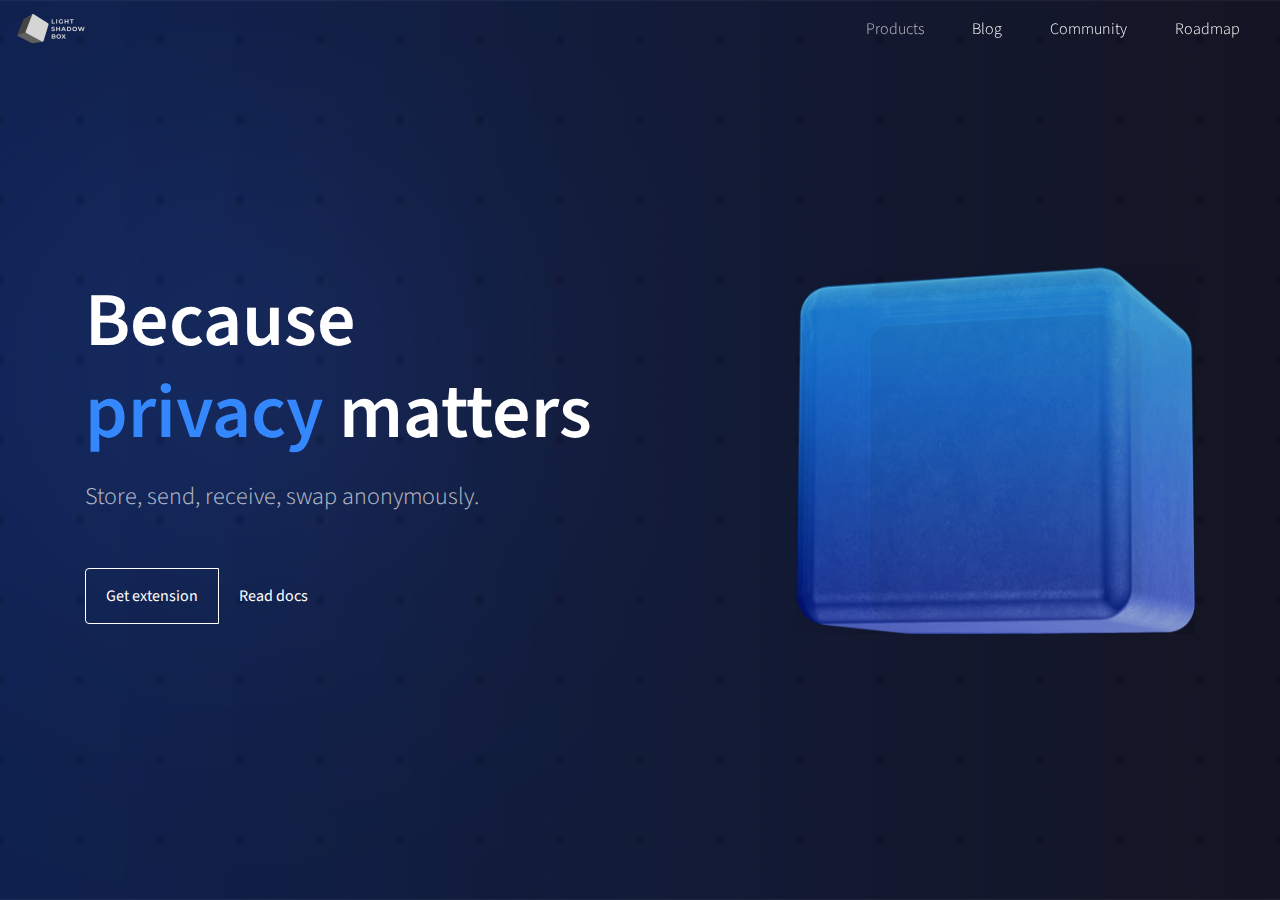
<file: index.html>
<html lang="en">
<head>
  <meta charset="UTF-8">
  <meta name="viewport" content="width=device-width, initial-scale=1.0">
  <meta http-equiv="X-UA-Compatible" content="ie=edge">
  <title>Wallet extension landing page</title>
  <link rel="stylesheet" href="https://maxcdn.bootstrapcdn.com/bootstrap/4.0.0/css/bootstrap.min.css" integrity="sha384-Gn5384xqQ1aoWXA+058RXPxPg6fy4IWvTNh0E263XmFcJlSAwiGgFAW/dAiS6JXm" crossorigin="anonymous">
  <link href="https://fonts.googleapis.com/css2?family=Source+Sans+Pro:wght@200;300;400;600;700&display=swap" rel="stylesheet">
  <link rel="stylesheet" href="./style.css">
</head>
<body>
  <div class="hero-banner">
    <div class="hero-banner-2">
      <nav class="navbar fixed-top  navbar-expand-lg">
        <a class="navbar-brand" href="/">
          <img src="./assets/logo.png" width="100%" class="d-inline-block align-top" alt="">
        </a>
        <div class="collapse navbar-collapse justify-content-end" id="navbarNav">
          <ul class="navbar-nav">
            <li class="nav-item active">
              <a class="nav-link disabled" href="#">Products</a>
            </li>
            <li class="nav-item">
              <a class="nav-link" href="#">Blog</a>
            </li>
            <li class="nav-item">
              <a class="nav-link" href="#">Community</a>
            </li>
            <li class="nav-item">
              <a class="nav-link" href="./roadmap.html">Roadmap</a>
            </li>
          </ul>
        </div>
      </nav>
      <div class="banner-info container">
        <div class="banner-info__intro">
          <h1 class="title">Because <span class="privacy-text">privacy</span> matters</h1>
          <h4 class="subtitle">Store, send, receive, swap anonymously.</h4>
          <div class="btn-group" role="group" aria-label="Basic example">
            <button type="button" class="btn btn-primary">Get extension</button>
            <button type="button" class="btn btn-link">Read docs</button>
          </div>
        </div>
        <div class="banner-info__cube">
          <img src="./assets/cube.png" width="400px" class="d-inline-block align-top" alt="cube">
        </div>
      </div>
    </div>
  </div>

  <script src="https://code.jquery.com/jquery-3.2.1.slim.min.js" integrity="sha384-KJ3o2DKtIkvYIK3UENzmM7KCkRr/rE9/Qpg6aAZGJwFDMVNA/GpGFF93hXpG5KkN" crossorigin="anonymous"></script>
  <script src="https://cdnjs.cloudflare.com/ajax/libs/popper.js/1.12.9/umd/popper.min.js" integrity="sha384-ApNbgh9B+Y1QKtv3Rn7W3mgPxhU9K/ScQsAP7hUibX39j7fakFPskvXusvfa0b4Q" crossorigin="anonymous"></script>
  <script src="https://maxcdn.bootstrapcdn.com/bootstrap/4.0.0/js/bootstrap.min.js" integrity="sha384-JZR6Spejh4U02d8jOt6vLEHfe/JQGiRRSQQxSfFWpi1MquVdAyjUar5+76PVCmYl" crossorigin="anonymous"></script>
</body>
</html>
</file>
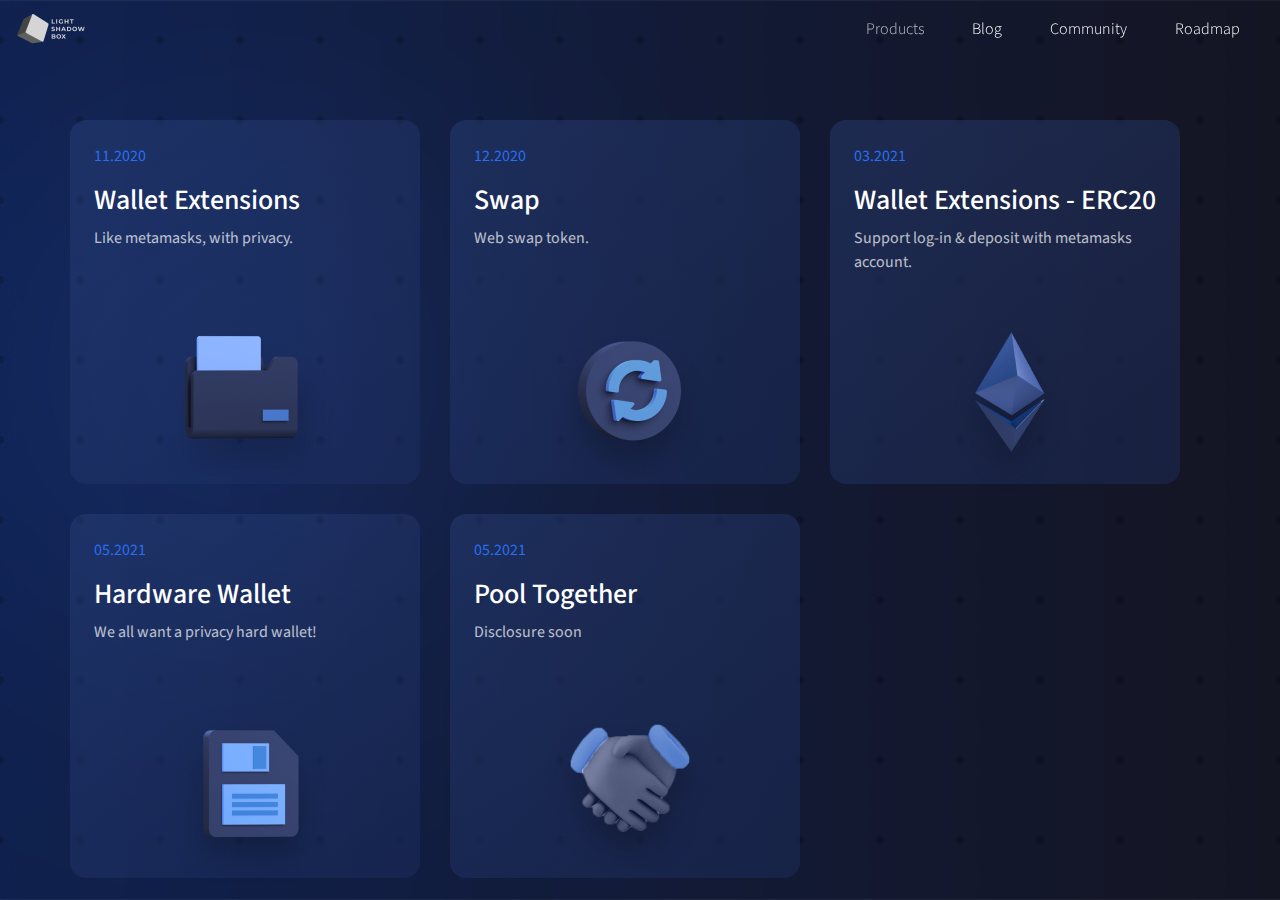
<file: roadmap.html>
<html lang="en">
<head>
  <meta charset="UTF-8">
  <meta name="viewport" content="width=device-width, initial-scale=1.0">
  <meta http-equiv="X-UA-Compatible" content="ie=edge">
  <title>Wallet extension road map</title>
  <link rel="stylesheet" href="https://maxcdn.bootstrapcdn.com/bootstrap/4.0.0/css/bootstrap.min.css" integrity="sha384-Gn5384xqQ1aoWXA+058RXPxPg6fy4IWvTNh0E263XmFcJlSAwiGgFAW/dAiS6JXm" crossorigin="anonymous">
  <link href="https://fonts.googleapis.com/css2?family=Source+Sans+Pro:wght@200;300;400;600;700&display=swap" rel="stylesheet">
  <link rel="stylesheet" href="./style.css">
</head>
<body>
  <div class="hero-banner">
    <div class="hero-banner-2">
      <nav class="navbar fixed-top  navbar-expand-lg">
        <a class="navbar-brand" href="/">
          <img src="./assets/logo.png" width="100%" class="d-inline-block align-top" alt="">
        </a>
        <div class="collapse navbar-collapse justify-content-end" id="navbarNav">
          <ul class="navbar-nav">
            <li class="nav-item active">
              <a class="nav-link disabled" href="#">Products</a>
            </li>
            <li class="nav-item">
              <a class="nav-link" href="#">Blog</a>
            </li>
            <li class="nav-item">
              <a class="nav-link" href="#">Community</a>
            </li>
            <li class="nav-item">
              <a class="nav-link" href="#">Roadmap</a>
            </li>
          </ul>
        </div>
      </nav>
      <div class="container process-container">
        <div class="row process">
          <div class="col-xs-12 col-4 process-item">
            <div class="process-info">
              <p class="date">11.2020</p>
              <h3 class="title">Wallet Extensions</h3>
              <p class="subtitle">Like metamasks, with privacy.</p>

              <div class="process-img">
                <img src="./assets/wallet.png" alt="process-img">
              </div>
            </div>
          </div>
          <div class="col-xs-12 col-4 process-item">
            <div class="process-info">
              <p class="date">12.2020</p>
              <h3 class="title">Swap</h3>
              <p class="subtitle">Web swap token.</p>

              <div class="process-img">
                <img src="./assets/swap.png" alt="process-img">
              </div>
            </div>
          </div>
          <div class="col-xs-12 col-4 process-item">
            <div class="process-info">
              <p class="date">03.2021</p>
              <h3 class="title">Wallet Extensions - ERC20</h3>
              <p class="subtitle">Support log-in & deposit with metamasks account.</p>

              <div class="process-img extension-img">
                <img src="./assets/extension.png" alt="process-img">
              </div>
            </div>
          </div>
        </div>
        <div class="row process">
          <div class="col-xs-12 col-4 process-item">
            <div class="process-info">
              <p class="date">05.2021</p>
              <h3 class="title">Hardware Wallet</h3>
              <p class="subtitle">We all want a privacy hard wallet!</p>

              <div class="process-img">
                <img src="./assets/hardware_wallet.png" alt="process-img">
              </div>
            </div>
          </div>
          <div class="col-xs-12 col-4 process-item">
            <div class="process-info">
              <p class="date">05.2021</p>
              <h3 class="title">Pool Together</h3>
              <p class="subtitle">Disclosure soon</p>

              <div class="process-img">
                <img src="./assets/poor.png" alt="process-img">
              </div>
            </div>
          </div>
        </div>
      </div>
    </div>
  </div>

  <script src="https://code.jquery.com/jquery-3.2.1.slim.min.js" integrity="sha384-KJ3o2DKtIkvYIK3UENzmM7KCkRr/rE9/Qpg6aAZGJwFDMVNA/GpGFF93hXpG5KkN" crossorigin="anonymous"></script>
  <script src="https://cdnjs.cloudflare.com/ajax/libs/popper.js/1.12.9/umd/popper.min.js" integrity="sha384-ApNbgh9B+Y1QKtv3Rn7W3mgPxhU9K/ScQsAP7hUibX39j7fakFPskvXusvfa0b4Q" crossorigin="anonymous"></script>
  <script src="https://maxcdn.bootstrapcdn.com/bootstrap/4.0.0/js/bootstrap.min.js" integrity="sha384-JZR6Spejh4U02d8jOt6vLEHfe/JQGiRRSQQxSfFWpi1MquVdAyjUar5+76PVCmYl" crossorigin="anonymous"></script>
</body>
</html>
</file>
<file: style.css>
body {
  font-family: 'Source Sans Pro', sans-serif;
  font-size: 16px;
}
.hero-banner {
  background: url('./assets/bg.png');
  height: 100vh;
  background-position: center center;
  background-size: cover;
}
.hero-banner-2 {
  background: url('./assets/bg-2.png');
  height: 100vh;
  overflow-y: auto;
}
.navbar-nav .nav-item .nav-link {
  color: white;
  font-weight: 300;
}
.nav-item .nav-link.disabled {
  opacity: 0.7;
}
@media (min-width: 992px) {
  .navbar-expand-lg .navbar-nav .nav-link {
    padding-right: 1.5rem;
    padding-left: 1.5rem;
  }
}

h1.title {
  font-size: 76px;
  font-weight: 600;
}

.banner-info {
  display: flex;
  height: 100%;
  align-items: center;
}
.flex {
  display: flex;
}

/* Banner */
.banner-info__intro {
  flex: 1;
}
.banner-info__intro .title{
  color: white;
  width: 515px;
}
.banner-info__intro .subtitle {
  color: white;
  opacity: 0.7;
  font-weight: 300;
  margin-top: 24px;
}
.privacy-text {
  color: #3487fc;
}

/* Btn */
.btn-group {
  margin-top: 48px;
}
.btn-group .btn {
  padding: 15px 20px;
  font-weight: 400;
}
.btn-group .btn.btn-primary {
  background: transparent;
  border: 1px solid white;
  color: white;
}
.btn-group .btn.btn-link {
  color: white;
}

/* Process Item */
.process-container {
  padding-top: 120px;
  padding-bottom: 80px;
  color: white;
}
.process-container .subtitle {
  opacity: 0.7;
}
.process + .process{
  margin-top: 30px;
}
.process-item {
  position: relative;
  border-radius: 16px;
  height: 364px;
}
.process-item::before {
  content: '';
  position: absolute;
  height: 100%;
  width: calc(100% - 30px);
  top: 0;
  left: 0;
  background: linear-gradient(143.5deg, #2D4580 0%, #1F3166 88.58%);
  opacity: 0.4;
  border-radius: 16px;
}

.process-info {
  color: white;
  z-index: 2;
  position: absolute;
  width: 100%;
  height: 100%;
  padding: 24px;
  left: 0;
}
.process-img {
  text-align: center;
  margin-top: 68px;
  margin-right: 20px;
}
.process-img.extension-img {
  margin-top: 46px;
}
.date {
  color: #276EF1;
}
</file>
